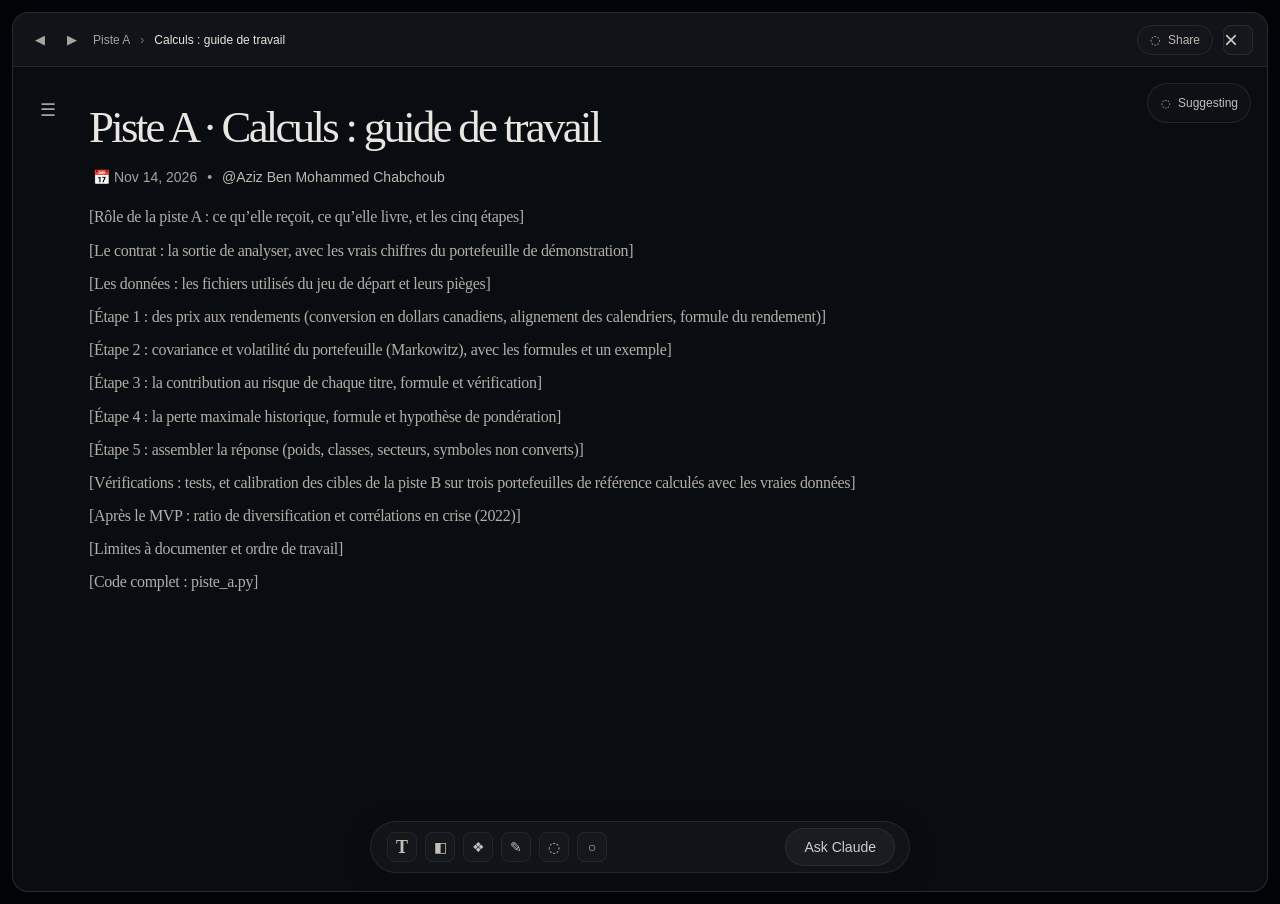
<file: index.html>
<!DOCTYPE html>
<html lang="fr">
  <head>
    <meta charset="UTF-8" />
    <meta name="viewport" content="width=device-width, initial-scale=1.0" />
    <title>Piste A • Calculs : guide de travail</title>
    <link rel="stylesheet" href="styles.css" />
  </head>
  <body>
    <div class="app-shell">
      <header class="topbar">
        <div class="nav-group left">
          <button class="icon-btn" aria-label="Back">◀</button>
          <button class="icon-btn" aria-label="Forward">▶</button>
          <div class="crumbs">
            <span class="crumb">Piste A</span>
            <span class="separator">›</span>
            <span class="crumb current">Calculs : guide de travail</span>
          </div>
        </div>

        <div class="nav-group right">
          <button class="header-action share">
            <span class="mini-icon">◌</span>
            <span>Share</span>
          </button>
          <button class="header-action close" aria-label="Close">×</button>
        </div>
      </header>

      <main class="content">
        <div class="sidebar-toggle" aria-label="Toggle sidebar">☰</div>

        <article class="article">
          <h1>Piste A · Calculs : guide de travail</h1>

          <div class="meta-row">
            <span class="meta-item date">📅 Nov 14, 2026</span>
            <span class="meta-separator">•</span>
            <span class="meta-item author">@Aziz Ben Mohammed Chabchoub</span>
          </div>

          <div class="outline">
            <p>[Rôle de la piste A : ce qu’elle reçoit, ce qu’elle livre, et les cinq étapes]</p>
            <p>[Le contrat : la sortie de analyser, avec les vrais chiffres du portefeuille de démonstration]</p>
            <p>[Les données : les fichiers utilisés du jeu de départ et leurs pièges]</p>
            <p>[Étape 1 : des prix aux rendements (conversion en dollars canadiens, alignement des calendriers, formule du rendement)]</p>
            <p>[Étape 2 : covariance et volatilité du portefeuille (Markowitz), avec les formules et un exemple]</p>
            <p>[Étape 3 : la contribution au risque de chaque titre, formule et vérification]</p>
            <p>[Étape 4 : la perte maximale historique, formule et hypothèse de pondération]</p>
            <p>[Étape 5 : assembler la réponse (poids, classes, secteurs, symboles non converts)]</p>
            <p>[Vérifications : tests, et calibration des cibles de la piste B sur trois portefeuilles de référence calculés avec les vraies données]</p>
            <p>[Après le MVP : ratio de diversification et corrélations en crise (2022)]</p>
            <p>[Limites à documenter et ordre de travail]</p>
            <p>[Code complet : piste_a.py]</p>
          </div>
        </article>

        <div class="suggesting">
          <span class="suggesting-badge">Suggesting</span>
        </div>
      </main>

      <footer class="composer">
        <div class="composer-tools">
          <button class="tool t1">T</button>
          <button class="tool">◧</button>
          <button class="tool">❖</button>
          <button class="tool">✎</button>
          <button class="tool">◌</button>
          <button class="tool">○</button>
        </div>
        <button class="ask-button">Ask Claude</button>
      </footer>
    </div>
  </body>
</html>
</file>
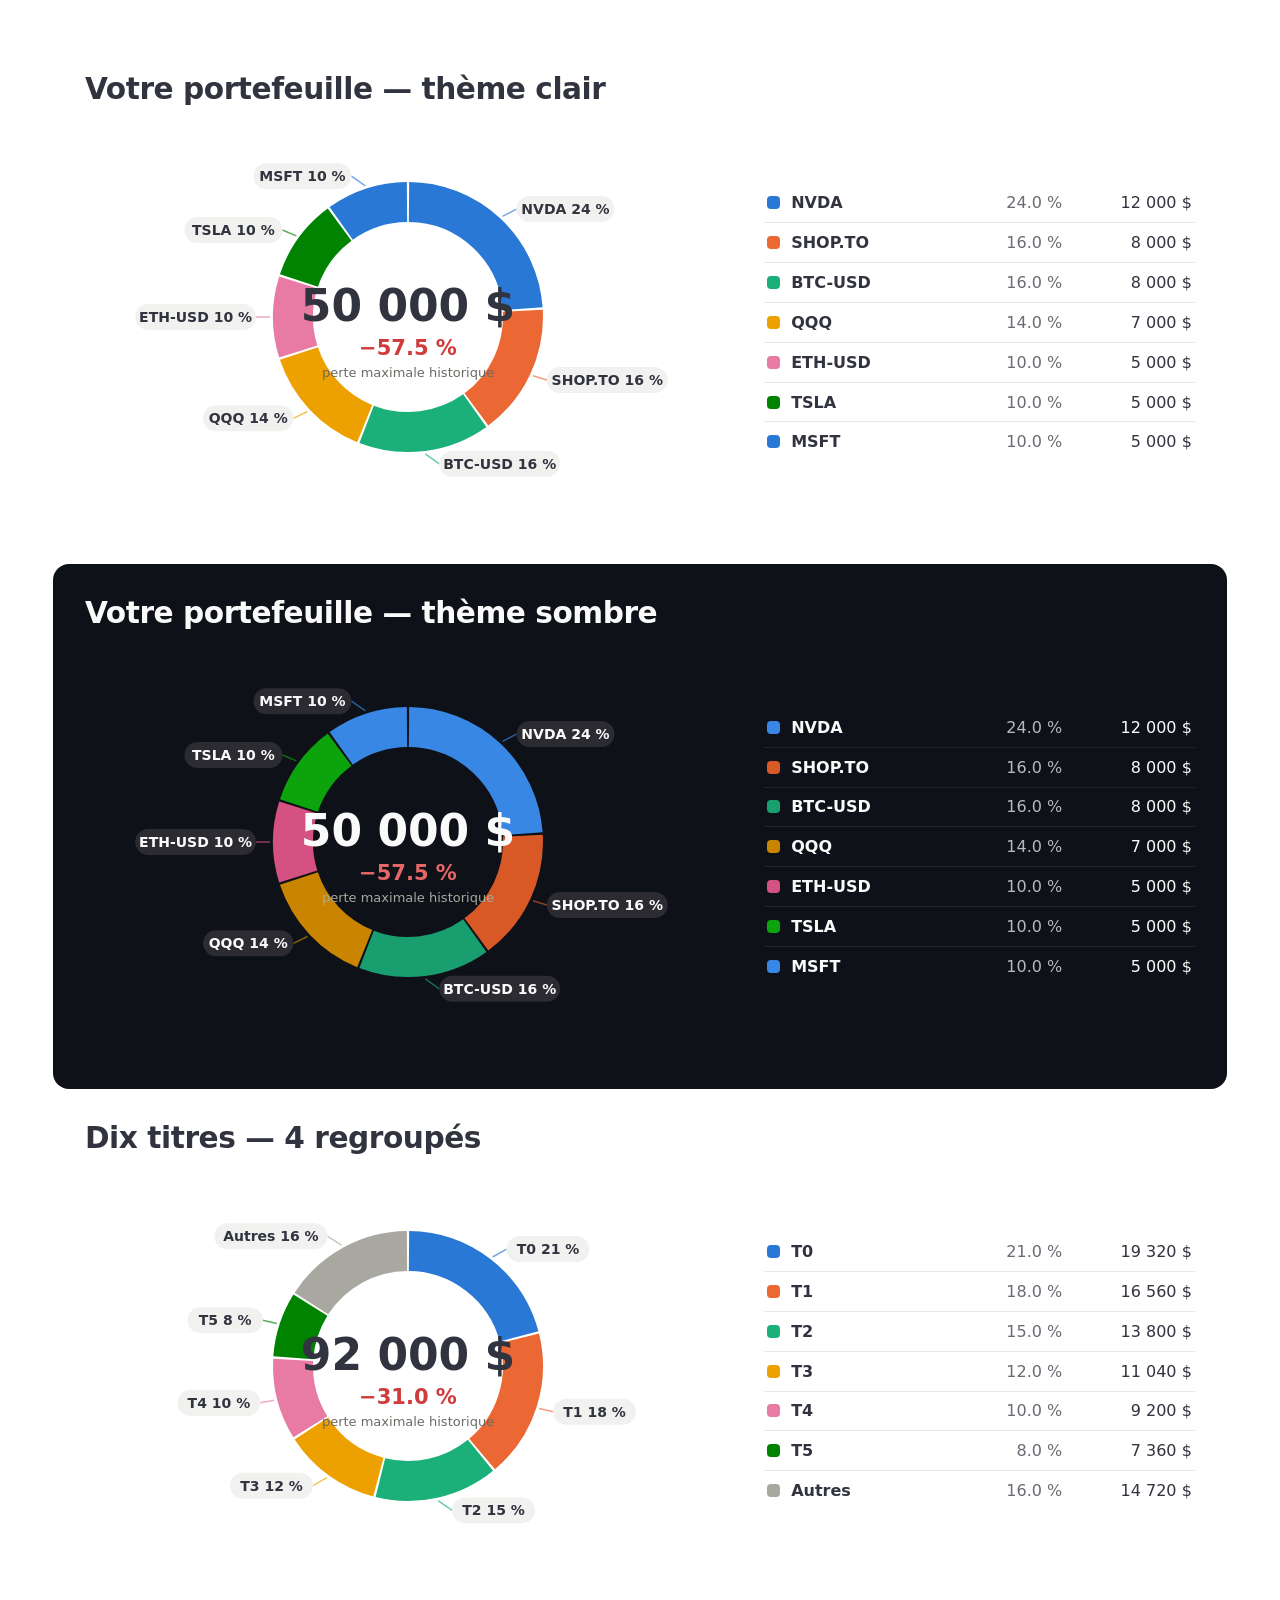
<file: docs/apercu_anneau.html>
<!DOCTYPE html><html lang='fr'><head><meta charset='utf-8'><title>Aperçu de l'anneau</title><style>
    body { font-family: "Source Sans Pro", system-ui, sans-serif; font-size: 17.5px;
           margin: 0; padding: 2.5rem; background: #ffffff; color: #31333f; }
    .cadre { max-width: 1110px; margin: 0 auto; }
    .rangee { display: flex; gap: 2rem; align-items: center; }
    .gauche { flex: 3; } .droite { flex: 2; }
    h2 { font-size: 1.85rem; letter-spacing: -0.015em; margin: 0 0 0.4rem 0; }
    .liste-titres { display: flex; flex-direction: column; }
    .ligne-titre { display: flex; align-items: center; gap: 0.7rem; padding: 0.62rem 0.2rem;
                   border-bottom: 1px solid rgba(128,128,128,0.18); font-size: 1rem; }
    .ligne-titre:last-child { border-bottom: none; }
    .pastille-titre { width: 13px; height: 13px; border-radius: 4px; flex: none; }
    .nom-titre { font-weight: 600; }
    .part-titre { margin-left: auto; opacity: 0.72; font-variant-numeric: tabular-nums; }
    .montant-titre { width: 7.4em; text-align: right; font-variant-numeric: tabular-nums; }
    .sombre { background: #0e1117; color: #fafafa; }
    </style></head><body><div class='cadre ' style='padding:2rem;border-radius:16px'><h2>Votre portefeuille — thème clair</h2><div class='rangee'><div class='gauche'><svg viewBox="0 0 560 420" role="img" width="100%" style="max-width:560px;display:block;margin:0 auto;font-family:inherit" aria-label="Répartition du portefeuille par titre"><path d="M 281.0 90.0 A 115 115 0 0 1 394.7 196.8" fill="none" stroke="#2a78d6" stroke-width="40"><title>NVDA : 24.0 %</title></path><path d="M 394.8 198.8 A 115 115 0 0 1 348.4 297.4" fill="none" stroke="#eb6834" stroke-width="40"><title>SHOP.TO : 16.0 %</title></path><path d="M 346.8 298.6 A 115 115 0 0 1 238.6 312.3" fill="none" stroke="#1baf7a" stroke-width="40"><title>BTC-USD : 16.0 %</title></path><path d="M 236.7 311.6 A 115 115 0 0 1 170.9 241.5" fill="none" stroke="#eda100" stroke-width="40"><title>QQQ : 14.0 %</title></path><path d="M 170.3 239.6 A 115 115 0 0 1 170.3 170.4" fill="none" stroke="#e87ba4" stroke-width="40"><title>ETH-USD : 10.0 %</title></path><path d="M 170.9 168.5 A 115 115 0 0 1 211.6 112.6" fill="none" stroke="#008300" stroke-width="40"><title>TSLA : 10.0 %</title></path><path d="M 213.2 111.4 A 115 115 0 0 1 279.0 90.0" fill="none" stroke="#2a78d6" stroke-width="40"><title>MSFT : 10.0 %</title></path><path d="M 374.5 104.4 L 388.5 97.1" stroke="#2a78d6" stroke-width="1.5" fill="none" opacity="0.65"/><rect x="388.5" y="84.1" width="98.0" height="26" rx="13" fill="#f1f1ef"/><text x="437.5" y="102.1" text-anchor="middle" font-size="14" font-weight="600" fill="#31333f">NVDA  24 %</text><path d="M 404.9 263.8 L 418.9 268.0" stroke="#eb6834" stroke-width="1.5" fill="none" opacity="0.65"/><rect x="418.9" y="255.0" width="120.8" height="26" rx="13" fill="#f1f1ef"/><text x="479.3" y="273.0" text-anchor="middle" font-size="14" font-weight="600" fill="#31333f">SHOP.TO  16 %</text><path d="M 297.3 341.9 L 311.3 351.8" stroke="#1baf7a" stroke-width="1.5" fill="none" opacity="0.65"/><rect x="311.3" y="338.8" width="120.8" height="26" rx="13" fill="#f1f1ef"/><text x="371.7" y="356.8" text-anchor="middle" font-size="14" font-weight="600" fill="#31333f">BTC-USD  16 %</text><path d="M 179.4 299.5 L 165.4 306.3" stroke="#eda100" stroke-width="1.5" fill="none" opacity="0.65"/><rect x="75.0" y="293.3" width="90.4" height="26" rx="13" fill="#f1f1ef"/><text x="120.2" y="311.3" text-anchor="middle" font-size="14" font-weight="600" fill="#31333f">QQQ  14 %</text><path d="M 142.0 205.0 L 128.0 205.0" stroke="#e87ba4" stroke-width="1.5" fill="none" opacity="0.65"/><rect x="7.2" y="192.0" width="120.8" height="26" rx="13" fill="#f1f1ef"/><text x="67.6" y="210.0" text-anchor="middle" font-size="14" font-weight="600" fill="#31333f">ETH-USD  10 %</text><path d="M 168.4 123.9 L 154.4 118.0" stroke="#008300" stroke-width="1.5" fill="none" opacity="0.65"/><rect x="56.4" y="105.0" width="98.0" height="26" rx="13" fill="#f1f1ef"/><text x="105.4" y="123.0" text-anchor="middle" font-size="14" font-weight="600" fill="#31333f">TSLA  10 %</text><path d="M 237.4 73.8 L 223.4 64.2" stroke="#2a78d6" stroke-width="1.5" fill="none" opacity="0.65"/><rect x="125.4" y="51.2" width="98.0" height="26" rx="13" fill="#f1f1ef"/><text x="174.4" y="69.2" text-anchor="middle" font-size="14" font-weight="600" fill="#31333f">MSFT  10 %</text><text x="280" y="209" text-anchor="middle" font-size="44" font-weight="700" fill="#31333f">50 000 &#36;</text><text x="280" y="243" text-anchor="middle" font-size="21" font-weight="600" fill="#d03b3b">&#8722;57.5 %</text><text x="280" y="265" text-anchor="middle" font-size="13" fill="#6b6a64">perte maximale historique</text></svg></div><div class='droite'><div class='liste-titres'><div class='ligne-titre'><span class='pastille-titre' style='background:#2a78d6'></span><span class='nom-titre'>NVDA</span><span class='part-titre'>24.0 %</span><span class='montant-titre'>12 000 &#36;</span></div><div class='ligne-titre'><span class='pastille-titre' style='background:#eb6834'></span><span class='nom-titre'>SHOP.TO</span><span class='part-titre'>16.0 %</span><span class='montant-titre'>8 000 &#36;</span></div><div class='ligne-titre'><span class='pastille-titre' style='background:#1baf7a'></span><span class='nom-titre'>BTC-USD</span><span class='part-titre'>16.0 %</span><span class='montant-titre'>8 000 &#36;</span></div><div class='ligne-titre'><span class='pastille-titre' style='background:#eda100'></span><span class='nom-titre'>QQQ</span><span class='part-titre'>14.0 %</span><span class='montant-titre'>7 000 &#36;</span></div><div class='ligne-titre'><span class='pastille-titre' style='background:#e87ba4'></span><span class='nom-titre'>ETH-USD</span><span class='part-titre'>10.0 %</span><span class='montant-titre'>5 000 &#36;</span></div><div class='ligne-titre'><span class='pastille-titre' style='background:#008300'></span><span class='nom-titre'>TSLA</span><span class='part-titre'>10.0 %</span><span class='montant-titre'>5 000 &#36;</span></div><div class='ligne-titre'><span class='pastille-titre' style='background:#2a78d6'></span><span class='nom-titre'>MSFT</span><span class='part-titre'>10.0 %</span><span class='montant-titre'>5 000 &#36;</span></div></div></div></div></div><div class='cadre sombre' style='padding:2rem;border-radius:16px'><h2>Votre portefeuille — thème sombre</h2><div class='rangee'><div class='gauche'><svg viewBox="0 0 560 420" role="img" width="100%" style="max-width:560px;display:block;margin:0 auto;font-family:inherit" aria-label="Répartition du portefeuille par titre"><path d="M 281.0 90.0 A 115 115 0 0 1 394.7 196.8" fill="none" stroke="#3987e5" stroke-width="40"><title>NVDA : 24.0 %</title></path><path d="M 394.8 198.8 A 115 115 0 0 1 348.4 297.4" fill="none" stroke="#d95926" stroke-width="40"><title>SHOP.TO : 16.0 %</title></path><path d="M 346.8 298.6 A 115 115 0 0 1 238.6 312.3" fill="none" stroke="#199e70" stroke-width="40"><title>BTC-USD : 16.0 %</title></path><path d="M 236.7 311.6 A 115 115 0 0 1 170.9 241.5" fill="none" stroke="#c98500" stroke-width="40"><title>QQQ : 14.0 %</title></path><path d="M 170.3 239.6 A 115 115 0 0 1 170.3 170.4" fill="none" stroke="#d55181" stroke-width="40"><title>ETH-USD : 10.0 %</title></path><path d="M 170.9 168.5 A 115 115 0 0 1 211.6 112.6" fill="none" stroke="#0ca30c" stroke-width="40"><title>TSLA : 10.0 %</title></path><path d="M 213.2 111.4 A 115 115 0 0 1 279.0 90.0" fill="none" stroke="#3987e5" stroke-width="40"><title>MSFT : 10.0 %</title></path><path d="M 374.5 104.4 L 388.5 97.1" stroke="#3987e5" stroke-width="1.5" fill="none" opacity="0.65"/><rect x="388.5" y="84.1" width="98.0" height="26" rx="13" fill="#2b2b31"/><text x="437.5" y="102.1" text-anchor="middle" font-size="14" font-weight="600" fill="#fafafa">NVDA  24 %</text><path d="M 404.9 263.8 L 418.9 268.0" stroke="#d95926" stroke-width="1.5" fill="none" opacity="0.65"/><rect x="418.9" y="255.0" width="120.8" height="26" rx="13" fill="#2b2b31"/><text x="479.3" y="273.0" text-anchor="middle" font-size="14" font-weight="600" fill="#fafafa">SHOP.TO  16 %</text><path d="M 297.3 341.9 L 311.3 351.8" stroke="#199e70" stroke-width="1.5" fill="none" opacity="0.65"/><rect x="311.3" y="338.8" width="120.8" height="26" rx="13" fill="#2b2b31"/><text x="371.7" y="356.8" text-anchor="middle" font-size="14" font-weight="600" fill="#fafafa">BTC-USD  16 %</text><path d="M 179.4 299.5 L 165.4 306.3" stroke="#c98500" stroke-width="1.5" fill="none" opacity="0.65"/><rect x="75.0" y="293.3" width="90.4" height="26" rx="13" fill="#2b2b31"/><text x="120.2" y="311.3" text-anchor="middle" font-size="14" font-weight="600" fill="#fafafa">QQQ  14 %</text><path d="M 142.0 205.0 L 128.0 205.0" stroke="#d55181" stroke-width="1.5" fill="none" opacity="0.65"/><rect x="7.2" y="192.0" width="120.8" height="26" rx="13" fill="#2b2b31"/><text x="67.6" y="210.0" text-anchor="middle" font-size="14" font-weight="600" fill="#fafafa">ETH-USD  10 %</text><path d="M 168.4 123.9 L 154.4 118.0" stroke="#0ca30c" stroke-width="1.5" fill="none" opacity="0.65"/><rect x="56.4" y="105.0" width="98.0" height="26" rx="13" fill="#2b2b31"/><text x="105.4" y="123.0" text-anchor="middle" font-size="14" font-weight="600" fill="#fafafa">TSLA  10 %</text><path d="M 237.4 73.8 L 223.4 64.2" stroke="#3987e5" stroke-width="1.5" fill="none" opacity="0.65"/><rect x="125.4" y="51.2" width="98.0" height="26" rx="13" fill="#2b2b31"/><text x="174.4" y="69.2" text-anchor="middle" font-size="14" font-weight="600" fill="#fafafa">MSFT  10 %</text><text x="280" y="209" text-anchor="middle" font-size="44" font-weight="700" fill="#fafafa">50 000 &#36;</text><text x="280" y="243" text-anchor="middle" font-size="21" font-weight="600" fill="#e66767">&#8722;57.5 %</text><text x="280" y="265" text-anchor="middle" font-size="13" fill="#a9a89f">perte maximale historique</text></svg></div><div class='droite'><div class='liste-titres'><div class='ligne-titre'><span class='pastille-titre' style='background:#3987e5'></span><span class='nom-titre'>NVDA</span><span class='part-titre'>24.0 %</span><span class='montant-titre'>12 000 &#36;</span></div><div class='ligne-titre'><span class='pastille-titre' style='background:#d95926'></span><span class='nom-titre'>SHOP.TO</span><span class='part-titre'>16.0 %</span><span class='montant-titre'>8 000 &#36;</span></div><div class='ligne-titre'><span class='pastille-titre' style='background:#199e70'></span><span class='nom-titre'>BTC-USD</span><span class='part-titre'>16.0 %</span><span class='montant-titre'>8 000 &#36;</span></div><div class='ligne-titre'><span class='pastille-titre' style='background:#c98500'></span><span class='nom-titre'>QQQ</span><span class='part-titre'>14.0 %</span><span class='montant-titre'>7 000 &#36;</span></div><div class='ligne-titre'><span class='pastille-titre' style='background:#d55181'></span><span class='nom-titre'>ETH-USD</span><span class='part-titre'>10.0 %</span><span class='montant-titre'>5 000 &#36;</span></div><div class='ligne-titre'><span class='pastille-titre' style='background:#0ca30c'></span><span class='nom-titre'>TSLA</span><span class='part-titre'>10.0 %</span><span class='montant-titre'>5 000 &#36;</span></div><div class='ligne-titre'><span class='pastille-titre' style='background:#3987e5'></span><span class='nom-titre'>MSFT</span><span class='part-titre'>10.0 %</span><span class='montant-titre'>5 000 &#36;</span></div></div></div></div></div><div class='cadre' style='padding:2rem'><h2>Dix titres — 4 regroupés</h2><div class='rangee'><div class='gauche'><svg viewBox="0 0 560 420" role="img" width="100%" style="max-width:560px;display:block;margin:0 auto;font-family:inherit" aria-label="Répartition du portefeuille par titre"><path d="M 281.0 90.0 A 115 115 0 0 1 391.1 175.4" fill="none" stroke="#2a78d6" stroke-width="40"><title>T0 : 21.0 %</title></path><path d="M 391.6 177.4 A 115 115 0 0 1 354.1 293.0" fill="none" stroke="#eb6834" stroke-width="40"><title>T1 : 18.0 %</title></path><path d="M 352.5 294.2 A 115 115 0 0 1 252.4 316.6" fill="none" stroke="#1baf7a" stroke-width="40"><title>T2 : 15.0 %</title></path><path d="M 250.4 316.1 A 115 115 0 0 1 183.4 267.5" fill="none" stroke="#eda100" stroke-width="40"><title>T3 : 12.0 %</title></path><path d="M 182.4 265.8 A 115 115 0 0 1 165.2 198.8" fill="none" stroke="#e87ba4" stroke-width="40"><title>T4 : 10.0 %</title></path><path d="M 165.3 196.8 A 115 115 0 0 1 182.4 144.2" fill="none" stroke="#008300" stroke-width="40"><title>T5 : 8.0 %</title></path><path d="M 183.4 142.5 A 115 115 0 0 1 279.0 90.0" fill="none" stroke="#a8a7a0" stroke-width="40"><title>Autres : 16.0 %</title></path><path d="M 364.6 96.0 L 378.6 88.1" stroke="#2a78d6" stroke-width="1.5" fill="none" opacity="0.65"/><rect x="378.6" y="75.1" width="82.8" height="26" rx="13" fill="#f1f1ef"/><text x="420.0" y="93.1" text-anchor="middle" font-size="14" font-weight="600" fill="#31333f">T0  21 %</text><path d="M 411.2 247.6 L 425.2 250.7" stroke="#eb6834" stroke-width="1.5" fill="none" opacity="0.65"/><rect x="425.2" y="237.7" width="82.8" height="26" rx="13" fill="#f1f1ef"/><text x="466.6" y="255.7" text-anchor="middle" font-size="14" font-weight="600" fill="#31333f">T1  18 %</text><path d="M 310.1 339.7 L 324.1 349.4" stroke="#1baf7a" stroke-width="1.5" fill="none" opacity="0.65"/><rect x="324.1" y="336.4" width="82.8" height="26" rx="13" fill="#f1f1ef"/><text x="365.5" y="354.4" text-anchor="middle" font-size="14" font-weight="600" fill="#31333f">T2  15 %</text><path d="M 198.9 316.6 L 184.9 324.7" stroke="#eda100" stroke-width="1.5" fill="none" opacity="0.65"/><rect x="102.1" y="311.7" width="82.8" height="26" rx="13" fill="#f1f1ef"/><text x="143.5" y="329.7" text-anchor="middle" font-size="14" font-weight="600" fill="#31333f">T3  12 %</text><path d="M 146.3 239.3 L 132.3 241.8" stroke="#e87ba4" stroke-width="1.5" fill="none" opacity="0.65"/><rect x="49.5" y="228.8" width="82.8" height="26" rx="13" fill="#f1f1ef"/><text x="90.9" y="246.8" text-anchor="middle" font-size="14" font-weight="600" fill="#31333f">T4  10 %</text><path d="M 148.8 162.4 L 134.8 159.3" stroke="#008300" stroke-width="1.5" fill="none" opacity="0.65"/><rect x="59.6" y="146.3" width="75.2" height="26" rx="13" fill="#f1f1ef"/><text x="97.2" y="164.3" text-anchor="middle" font-size="14" font-weight="600" fill="#31333f">T5  8 %</text><path d="M 213.5 84.1 L 199.5 75.3" stroke="#a8a7a0" stroke-width="1.5" fill="none" opacity="0.65"/><rect x="86.3" y="62.3" width="113.2" height="26" rx="13" fill="#f1f1ef"/><text x="142.9" y="80.3" text-anchor="middle" font-size="14" font-weight="600" fill="#31333f">Autres  16 %</text><text x="280" y="209" text-anchor="middle" font-size="44" font-weight="700" fill="#31333f">92 000 &#36;</text><text x="280" y="243" text-anchor="middle" font-size="21" font-weight="600" fill="#d03b3b">&#8722;31.0 %</text><text x="280" y="265" text-anchor="middle" font-size="13" fill="#6b6a64">perte maximale historique</text></svg></div><div class='droite'><div class='liste-titres'><div class='ligne-titre'><span class='pastille-titre' style='background:#2a78d6'></span><span class='nom-titre'>T0</span><span class='part-titre'>21.0 %</span><span class='montant-titre'>19 320 &#36;</span></div><div class='ligne-titre'><span class='pastille-titre' style='background:#eb6834'></span><span class='nom-titre'>T1</span><span class='part-titre'>18.0 %</span><span class='montant-titre'>16 560 &#36;</span></div><div class='ligne-titre'><span class='pastille-titre' style='background:#1baf7a'></span><span class='nom-titre'>T2</span><span class='part-titre'>15.0 %</span><span class='montant-titre'>13 800 &#36;</span></div><div class='ligne-titre'><span class='pastille-titre' style='background:#eda100'></span><span class='nom-titre'>T3</span><span class='part-titre'>12.0 %</span><span class='montant-titre'>11 040 &#36;</span></div><div class='ligne-titre'><span class='pastille-titre' style='background:#e87ba4'></span><span class='nom-titre'>T4</span><span class='part-titre'>10.0 %</span><span class='montant-titre'>9 200 &#36;</span></div><div class='ligne-titre'><span class='pastille-titre' style='background:#008300'></span><span class='nom-titre'>T5</span><span class='part-titre'>8.0 %</span><span class='montant-titre'>7 360 &#36;</span></div><div class='ligne-titre'><span class='pastille-titre' style='background:#a8a7a0'></span><span class='nom-titre'>Autres</span><span class='part-titre'>16.0 %</span><span class='montant-titre'>14 720 &#36;</span></div></div></div></div></div></body></html>
</file>
<file: styles.css>
:root {
  --bg: #090d12;
  --panel: rgba(18, 20, 25, 0.88);
  --panel-strong: rgba(17, 19, 25, 0.96);
  --panel-alt: rgba(28, 31, 37, 0.9);
  --text: #e8e3dc;
  --muted: #a7a19d;
  --muted-strong: #d1c9c2;
  --line: rgba(255, 255, 255, 0.12);
  --line-soft: rgba(255, 255, 255, 0.08);
  --button: rgba(255, 255, 255, 0.04);
  --button-hover: rgba(255, 255, 255, 0.08);
  --shadow: rgba(0, 0, 0, 0.45);
}

* {
  box-sizing: border-box;
}

html, body {
  margin: 0;
  min-height: 100%;
  background: #020508;
  color: var(--text);
  font-family: "SF Pro Display", "Segoe UI", sans-serif;
}

body {
  min-height: 100vh;
  display: flex;
  align-items: center;
  justify-content: center;
  padding: 12px;
}

.app-shell {
  width: min(100%, 1440px);
  height: min(100vh - 20px, 900px);
  background: var(--bg);
  border: 1px solid var(--line);
  border-radius: 16px;
  box-shadow: 0 25px 60px var(--shadow);
  overflow: hidden;
  position: relative;
}

.topbar {
  display: flex;
  align-items: center;
  justify-content: space-between;
  height: 54px;
  padding: 0 14px 0 16px;
  background: rgba(18, 20, 25, 0.86);
  border-bottom: 1px solid var(--line-soft);
}

.nav-group {
  display: flex;
  align-items: center;
  gap: 10px;
}

.left {
  min-width: 0;
}

.icon-btn,
.header-action,
.tool,
.ask-button {
  border: 1px solid transparent;
  background: transparent;
  color: var(--muted-strong);
  cursor: pointer;
}

.icon-btn {
  width: 22px;
  height: 22px;
  border-radius: 6px;
  display: inline-flex;
  align-items: center;
  justify-content: center;
  font-size: 13px;
  opacity: 0.8;
}

.icon-btn:hover,
.header-action:hover,
.tool:hover,
.ask-button:hover {
  background: var(--button-hover);
  border-color: var(--line-soft);
}

.crumbs {
  display: flex;
  align-items: center;
  gap: 10px;
  font-size: 12px;
  color: var(--muted);
  white-space: nowrap;
  overflow: hidden;
  text-overflow: ellipsis;
}

.crumb {
  display: inline-block;
}

.crumb.current {
  color: var(--text);
}

.separator {
  opacity: 0.7;
}

.header-action {
  display: inline-flex;
  align-items: center;
  gap: 8px;
  height: 30px;
  padding: 0 12px;
  border-radius: 999px;
  font-size: 12px;
  background: rgba(255, 255, 255, 0.02);
  border-color: var(--line-soft);
}

.share {
  opacity: 0.9;
}

.close {
  width: 30px;
  padding: 0;
  border-radius: 8px;
  font-size: 24px;
  line-height: 1;
}

.content {
  position: relative;
  height: calc(100% - 54px - 72px);
  padding: 26px 0 0 0;
}

.sidebar-toggle {
  position: absolute;
  left: 18px;
  top: 26px;
  width: 34px;
  height: 34px;
  border-radius: 50%;
  display: flex;
  align-items: center;
  justify-content: center;
  color: var(--muted);
  font-size: 18px;
}

.article {
  width: min(100%, 1000px);
  margin-left: 76px;
  padding-top: 10px;
}

h1 {
  margin: 0;
  font-family: Georgia, "Times New Roman", serif;
  font-size: clamp(2.2rem, 3.5vw, 4.4rem);
  font-weight: 500;
  letter-spacing: -0.06em;
  line-height: 1.08;
  color: rgba(246, 241, 236, 0.95);
}

.meta-row {
  display: flex;
  align-items: center;
  gap: 10px;
  margin-top: 18px;
  margin-left: 4px;
  color: var(--muted);
  font-size: 14px;
}

.meta-item {
  display: inline-flex;
  align-items: center;
  gap: 8px;
  color: var(--muted);
}

.meta-item.author {
  color: rgba(232, 227, 220, 0.8);
}

.outline {
  margin-top: 18px;
  color: rgba(232, 227, 220, 0.86);
  font-size: 16px;
  line-height: 1.7;
  max-width: 1040px;
}

.outline p {
  margin: 0 0 6px;
  color: rgba(203, 196, 189, 0.88);
  font-family: "Georgia", serif;
  letter-spacing: -0.02em;
}

.suggesting {
  position: absolute;
  right: 16px;
  top: 16px;
  display: flex;
  align-items: center;
  justify-content: center;
  height: 40px;
  padding: 0 12px;
  border-radius: 999px;
  border: 1px solid var(--line-soft);
  background: rgba(255, 255, 255, 0.02);
  color: rgba(233, 228, 223, 0.82);
  font-size: 12px;
  font-weight: 500;
}

.suggesting-badge::before {
  content: "◌";
  display: inline-block;
  margin-right: 8px;
  transform: scale(0.9);
}

.composer {
  position: absolute;
  bottom: 18px;
  left: 50%;
  transform: translateX(-50%);
  width: min(92%, 540px);
  height: 52px;
  display: flex;
  align-items: center;
  justify-content: space-between;
  gap: 14px;
  padding: 6px 14px 6px 16px;
  border: 1px solid var(--line-soft);
  border-radius: 999px;
  background: rgba(18, 20, 25, 0.9);
  box-shadow: 0 8px 30px rgba(0, 0, 0, 0.18);
}

.composer-tools {
  display: flex;
  align-items: center;
  gap: 8px;
}

.tool {
  width: 30px;
  height: 30px;
  border-radius: 8px;
  display: inline-flex;
  align-items: center;
  justify-content: center;
  color: rgba(235, 228, 221, 0.82);
  background: rgba(255, 255, 255, 0.02);
  border: 1px solid rgba(255, 255, 255, 0.06);
  font-size: 14px;
}

.t1 {
  font-weight: 700;
  font-family: Georgia, "Times New Roman", serif;
  font-size: 18px;
}

.ask-button {
  height: 38px;
  border-radius: 999px;
  padding: 0 18px;
  background: rgba(255, 255, 255, 0.04);
  color: rgba(239, 233, 228, 0.85);
  border: 1px solid var(--line-soft);
  font-weight: 500;
  font-size: 14px;
}

@media (max-width: 900px) {
  .app-shell {
    width: 100%;
    height: 100vh;
    border-radius: 0;
  }

  .article {
    margin-left: 52px;
    margin-right: 22px;
  }

  .outline {
    font-size: 15px;
  }
}
</file>
